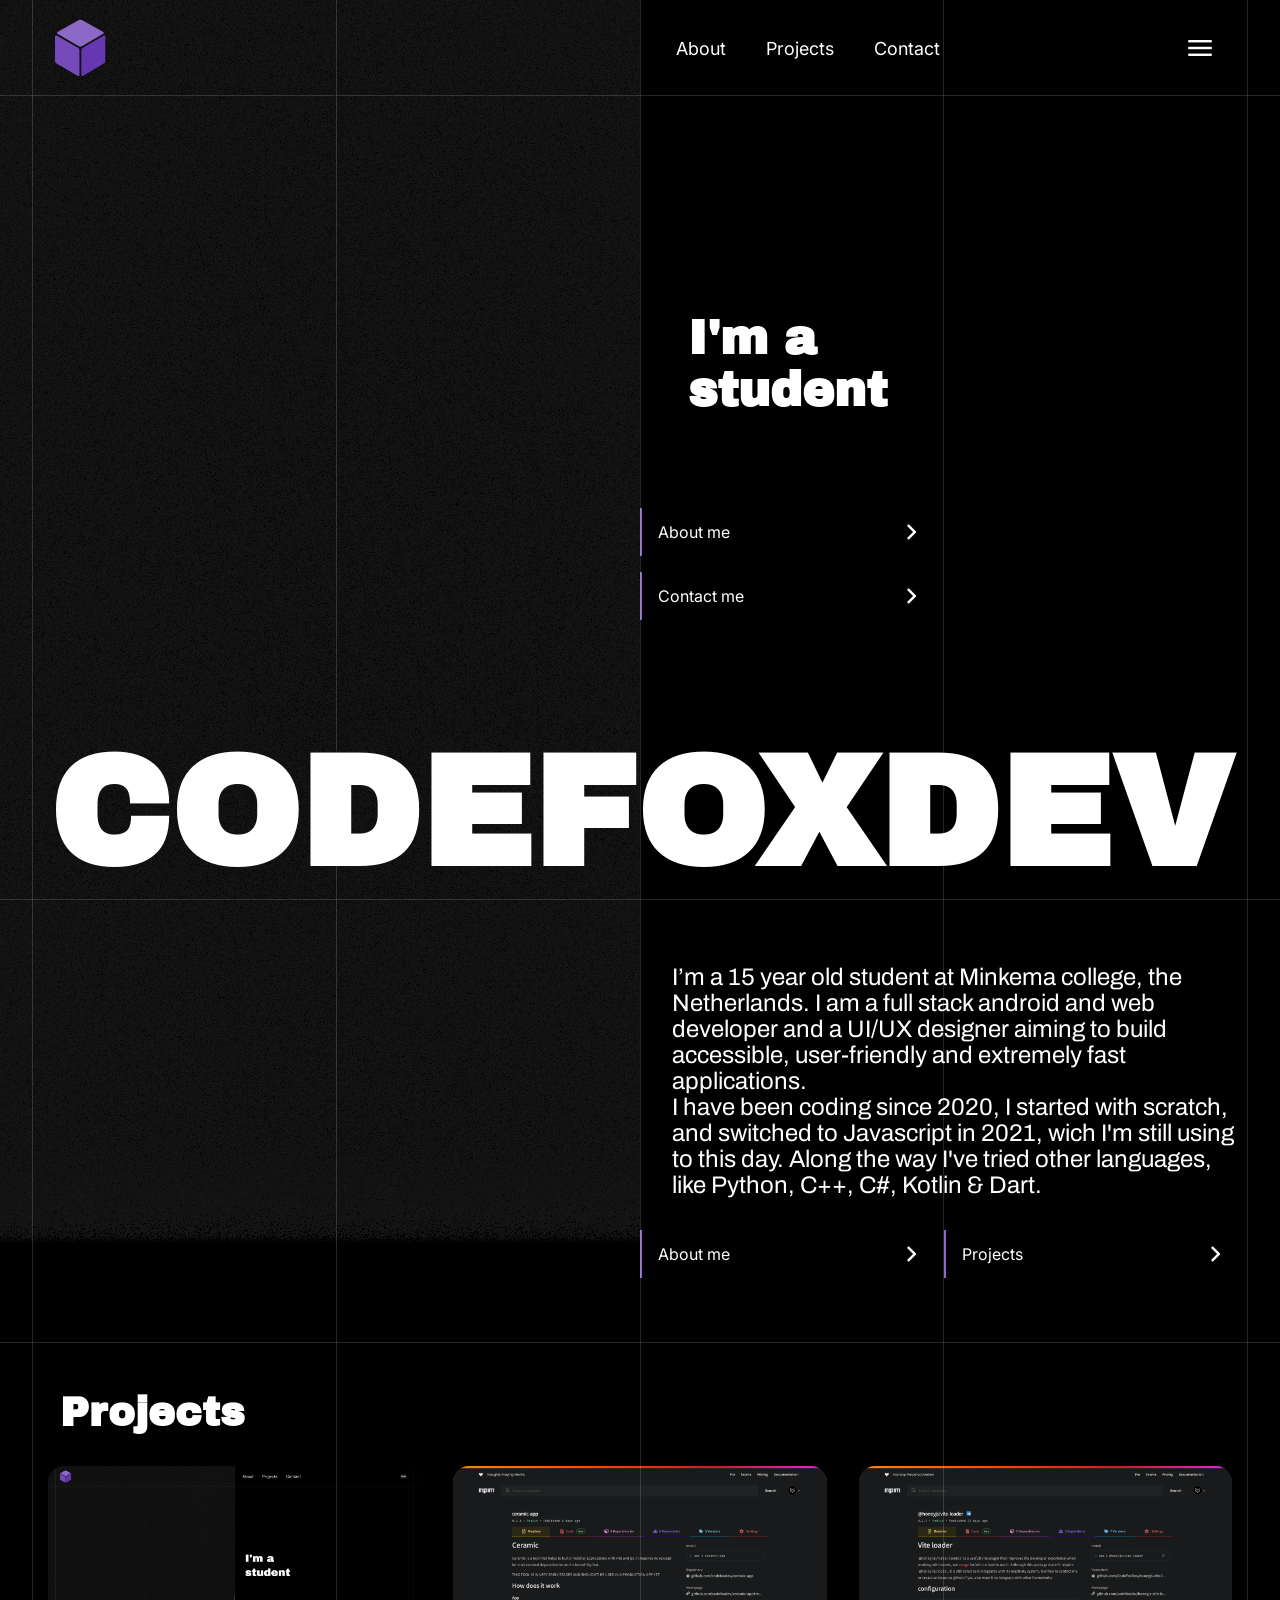
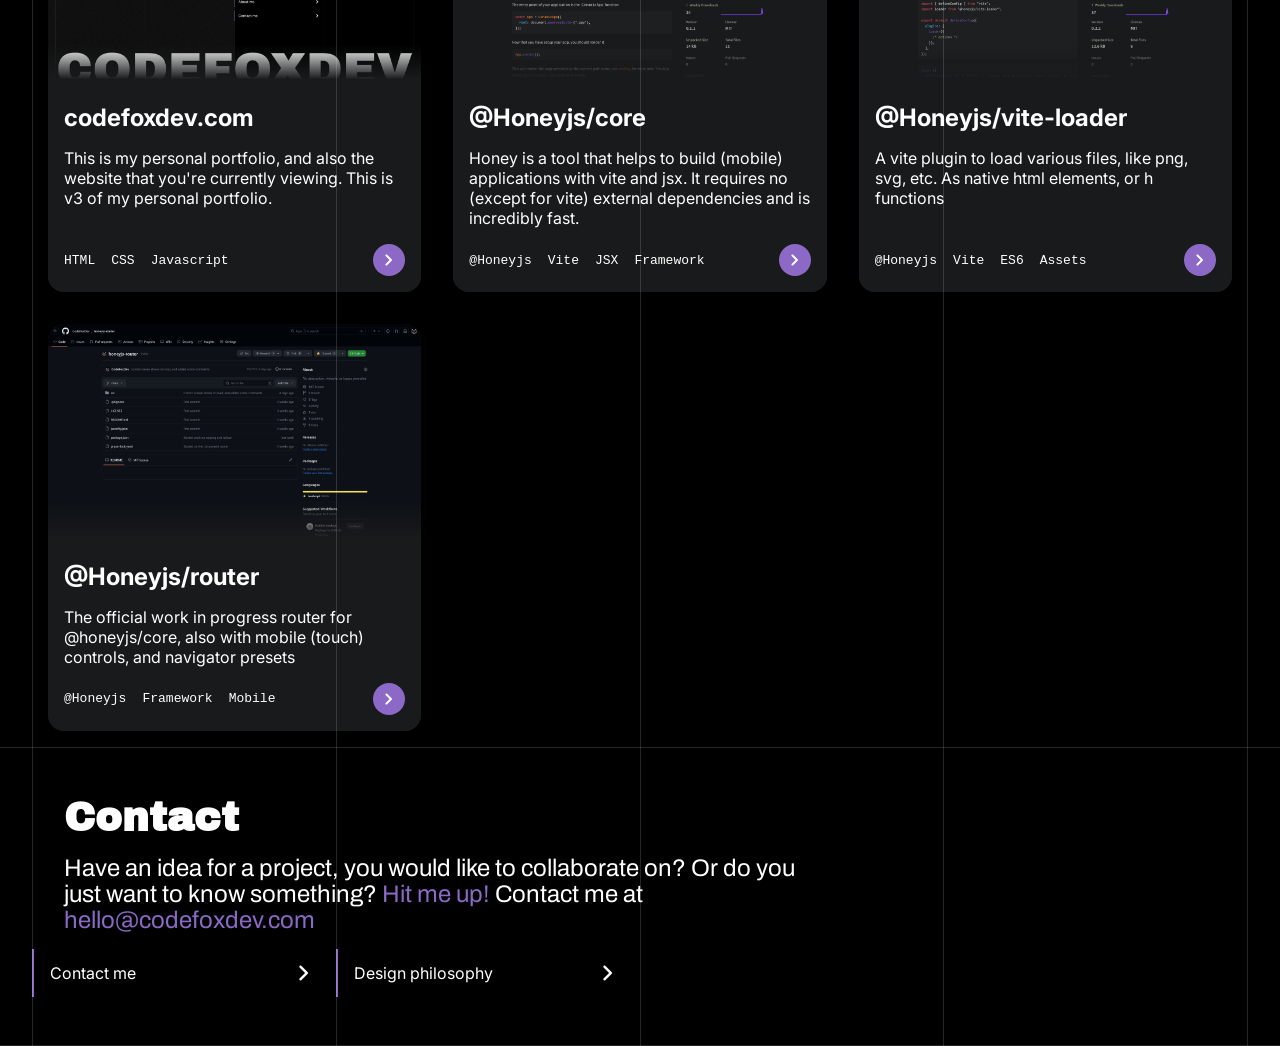
<file: index.html>
<!DOCTYPE html>
<html lang="en">
  <head>
    <meta charset="UTF-8" />
    <meta name="viewport" content="width=device-width, initial-scale=1.0" />
    <title>Codefoxdev</title>
    <link rel="shortcut icon" href="/src/assets/logo.svg" type="image/svg" />
    <link rel="preconnect" href="https://fonts.googleapis.com" />
    <link rel="preconnect" href="https://fonts.gstatic.com" crossorigin />
    <link
      href="https://fonts.googleapis.com/css2?family=Archivo+Black&family=Archivo:wght@100;200;300;400;500;600;800&family=Inter:wght@100;200;300;400;500;600;700;800;900&display=swap"
      rel="stylesheet" />
    <link
      rel="stylesheet"
      href="https://fonts.googleapis.com/css2?family=Material+Symbols+Rounded:opsz,wght,FILL,GRAD@24,400,0,0" />
    <link rel="stylesheet" href="/src/style.css" />
  </head>

  <body>
    <!-- Checkbox for nav menu -->
    <input type="checkbox" name="nav-toggle" id="nav-toggle" hidden />
    <nav
      class="nav flex-next"
      data-scroll-class="sticky"
      data-scroll-threshold="26vh">
      <div class="flex-row">
        <a href="/">
          <img src="/src/assets/logo.svg" alt="" class="logo" />
        </a>
        <p
          class="archivo-black title"
          data-scroll-threshold="96vh"
          data-scroll-class="shown">
          CODEFOXDEV
        </p>
      </div>
      <div class="flex-next">
        <div class="links flex-row">
          <a href="/about" class="link line">About</a>
          <a href="/projects" class="link line">Projects</a>
          <a href="/contact" class="link line">Contact</a>
        </div>
        <div class="menu flex-row">
          <label for="nav-toggle">
            <span class="material-symbols-rounded pointer">menu</span>
          </label>
        </div>
      </div>
      <div class="nav-menu flex-list">
        <a href="/" class="link line fw">
          <span>Home</span>
        </a>
        <a href="/about" class="link line fw">
          <span>About</span>
        </a>
        <a href="/photography" class="link line fw">
          <span>Hobbies</span>
        </a>
        <a href="/projects" class="link line fw">
          <span>Projects</span>
        </a>
        <a href="/design" class="link line fw">
          <span>Design philosophy</span>
        </a>
        <a href="/contact" class="link line fw">
          <span>Contact</span>
        </a>
        <a
          href="https://github.com/codefoxdev"
          target="_blank"
          class="link line fw external">
          <span>Github</span>
        </a>
        <a
          href="https://npmjs.com/~codefoxdev"
          target="_blank"
          class="link line fw external">
          <span>npm</span>
        </a>
      </div>
    </nav>
    <main>
      <div class="front relative">
        <div class="content flex-next">
          <div class="left"></div>
          <div class="right flex-column">
            <div class="title flex-column">
              <h1 class="archivo-black" id="title-prefix">I'm a</h1>
              <h1 class="archivo-black" id="title-type">student</h1>
            </div>
            <a href="/about" class="button-inline border">
              About me
              <span class="line"></span>
              <span class="line bottom"></span>
            </a>
            <a href="/contact" class="button-inline border">
              Contact me
              <span class="line"></span>
              <span class="line bottom"></span>
            </a>
            <span class="spacer"></span>
          </div>
        </div>
        <h1 class="title-large archivo-black absolute flex-row">CODEFOXDEV</h1>
      </div>
      <div class="section flex-next about-home" id="about">
        <div class="left"></div>
        <div class="right flex-column">
          <p class="archivo">
            I’m a 15 year old student at Minkema college, the Netherlands. I am
            a full stack android and web developer and a UI/UX designer aiming
            to build accessible, user-friendly and extremely fast applications.
            <span class="divider inline"></span>
            I have been coding since 2020, I started with scratch, and switched
            to Javascript in 2021, wich I'm still using to this day. Along the
            way I've tried other languages, like Python, C++, C#, Kotlin & Dart.
          </p>
          <div class="buttons flex-row">
            <a href="/about" class="button-inline border">
              About me
              <span class="line"></span>
              <span class="line bottom"></span>
            </a>
            <a href="/projects" class="button-inline border">
              Projects
              <span class="line"></span>
              <span class="line bottom"></span>
            </a>
          </div>
        </div>
      </div>
      <div class="section projects-home flex-list line-bottom" id="projects">
        <h1 class="title">
          <a href="/projects" class="link line">Projects</a>
        </h1>
        <div
          class="projects-items"
          data-projects-fill
          data-projects-small
          data-projects-limit="4"></div>
      </div>
      <div class="section contact-home flex-list line-bottom gap" id="contact">
        <h1 class="title">Contact</h1>
        <p class="archivo">
          Have an idea for a project, you would like to collaborate on? Or do
          you just want to know something?
          <span class="accent">Hit me up!</span> Contact me at
          <a href="mailto:hello@codefoxdev.com" class="accent">
            hello@codefoxdev.com
          </a>
        </p>
        <div class="flex-row buttons gap-0">
          <a href="/contact" class="button-inline border">
            Contact me
            <span class="line"></span>
            <span class="line bottom"></span>
          </a>
          <a href="/design" class="button-inline border">
            Design philosophy
            <span class="line"></span>
            <span class="line bottom"></span>
          </a>
        </div>
      </div> 
    </main>
    <!-- Background -->
    <div class="background absolute top left flex-next">
      <div class="noise"></div>
      <div class="solid"></div>
    </div>
    <div class="background-darken"></div>
    <!-- Lines on background -->
    <div class="lines absolute top left">
      <div class="line"></div>
      <div class="line"></div>
      <div class="line"></div>
      <div class="line"></div>
      <div class="line"></div>
    </div>
    <!-- main module loads all correct scripts -->
    <script src="/src/main.js" type="module"></script>
  </body>
</html>
</file>
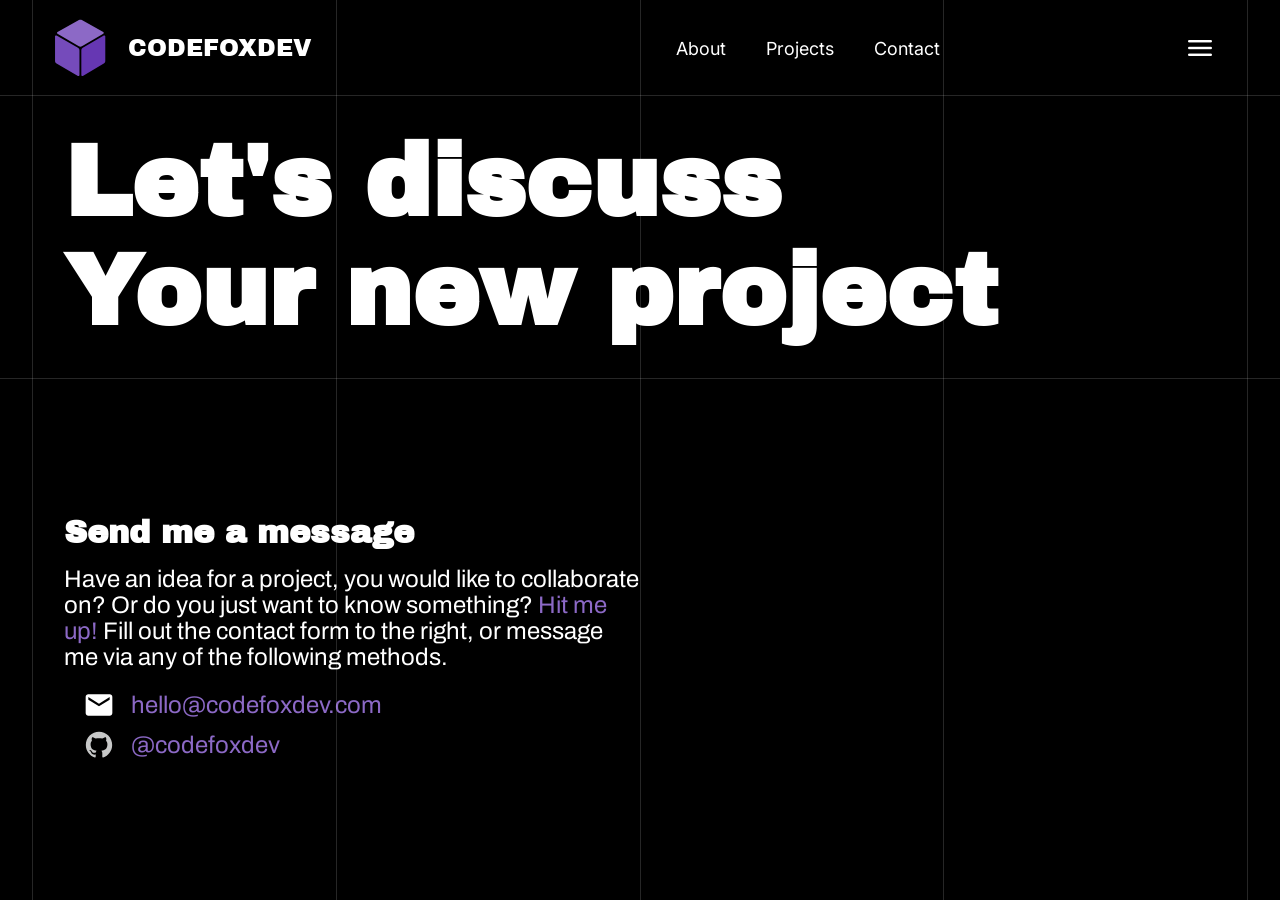
<file: contact/index.html>
<!DOCTYPE html>
<html lang="en">
  <head>
    <meta charset="UTF-8" />
    <meta name="viewport" content="width=device-width, initial-scale=1.0" />
    <title>Contact - Codefoxdev</title>
    <link rel="shortcut icon" href="/src/assets/logo.svg" type="image/svg" />
    <link rel="preconnect" href="https://fonts.googleapis.com" />
    <link rel="preconnect" href="https://fonts.gstatic.com" crossorigin />
    <link
      href="https://fonts.googleapis.com/css2?family=Archivo+Black&family=Archivo:wght@100;200;300;400;500;600;800&family=Inter:wght@100;200;300;400;500;600;700;800;900&display=swap"
      rel="stylesheet" />
    <link
      rel="stylesheet"
      href="https://fonts.googleapis.com/css2?family=Material+Symbols+Rounded:opsz,wght,FILL,GRAD@24,400,0,0" />
    <link rel="stylesheet" href="/src/style.css" />
  </head>

  <body>
    <!-- Checkbox for nav menu -->
    <input type="checkbox" name="nav-toggle" id="nav-toggle" hidden />
    <nav class="nav flex-next sticky">
      <div class="flex-row">
        <a href="/">
          <img src="/src/assets/logo.svg" alt="" class="logo" />
        </a>
        <p
          class="archivo-black title"
          data-scroll-threshold="0vh"
          data-scroll-class="shown">
          CODEFOXDEV
        </p>
      </div>
      <div class="flex-next">
        <div class="links flex-row">
          <a href="/about" class="link line">About</a>
          <a href="/projects" class="link line">Projects</a>
          <a href="/contact" class="link line">Contact</a>
        </div>
        <div class="menu flex-row">
          <label for="nav-toggle">
            <span class="material-symbols-rounded pointer">menu</span>
          </label>
        </div>
      </div>
      <div class="nav-menu flex-list">
        <a href="/" class="link line fw">
          <span>Home</span>
        </a>
        <a href="/about" class="link line fw">
          <span>About</span>
        </a>
        <a href="/photography" class="link line fw">
          <span>Hobbies</span>
        </a>
        <a href="/projects" class="link line fw">
          <span>Projects</span>
        </a>
        <a href="/design" class="link line fw">
          <span>Design philosophy</span>
        </a>
        <a href="/contact" class="link line fw">
          <span>Contact</span>
        </a>
        <a
          href="https://github.com/codefoxdev"
          target="_blank"
          class="link line fw external">
          <span>Github</span>
        </a>
        <a
          href="https://npmjs.com/~codefoxdev"
          target="_blank"
          class="link line fw external">
          <span>npm</span>
        </a>
      </div>
    </nav>
    <main class="grid-full">
      <div class="front contact flex-list">
        <div class="title">
          <h1 class="archivo-black">
            Let's discuss <br />
            Your new project
          </h1>
        </div>
      </div>
      <div class="second contact form flex-next">
        <div class="left flex-column">
          <h1 class="archivo-black">Send me a message</h1>
          <p class="archivo">
            Have an idea for a project, you would like to collaborate on? Or do
            you just want to know something?
            <span class="accent">Hit me up!</span>
            Fill out the contact form to the right, or message me via any of the
            following methods.
          </p>
          <table>
            <tbody>
              <tr>
                <td>
                  <a
                    href="mailto:hello@codefoxdev.com"
                    target="_blank"
                    class="contact-item flex-row archivo"
                    style="margin-bottom: 0.3rem">
                    <img src="/src/icons/mail.svg" alt="" />
                    <span class="accent">hello@codefoxdev.com</span>
                  </a>
                </td>
              </tr>
              <tr>
                <td>
                  <a
                    href="https://github.com/codefoxdev"
                    target="_blank"
                    class="contact-item flex-row archivo">
                    <img src="/src/icons/github.svg" alt="" />
                    <span class="accent">@codefoxdev</span>
                  </a>
                </td>
              </tr>
            </tbody>
          </table>
        </div>
        <div class="right"></div>
      </div>
    </main>
    <div class="footer"></div>
    <div class="background absolute top left">
      <div class="solid"></div>
    </div>
    <div class="background-darken"></div>
    <div class="lines absolute top left">
      <div class="line"></div>
      <div class="line"></div>
      <div class="line"></div>
      <div class="line"></div>
      <div class="line"></div>
    </div>
    <!-- main module loads all correct scripts -->
    <script src="/src/main.js" type="module"></script>
  </body>
</html>
</file>
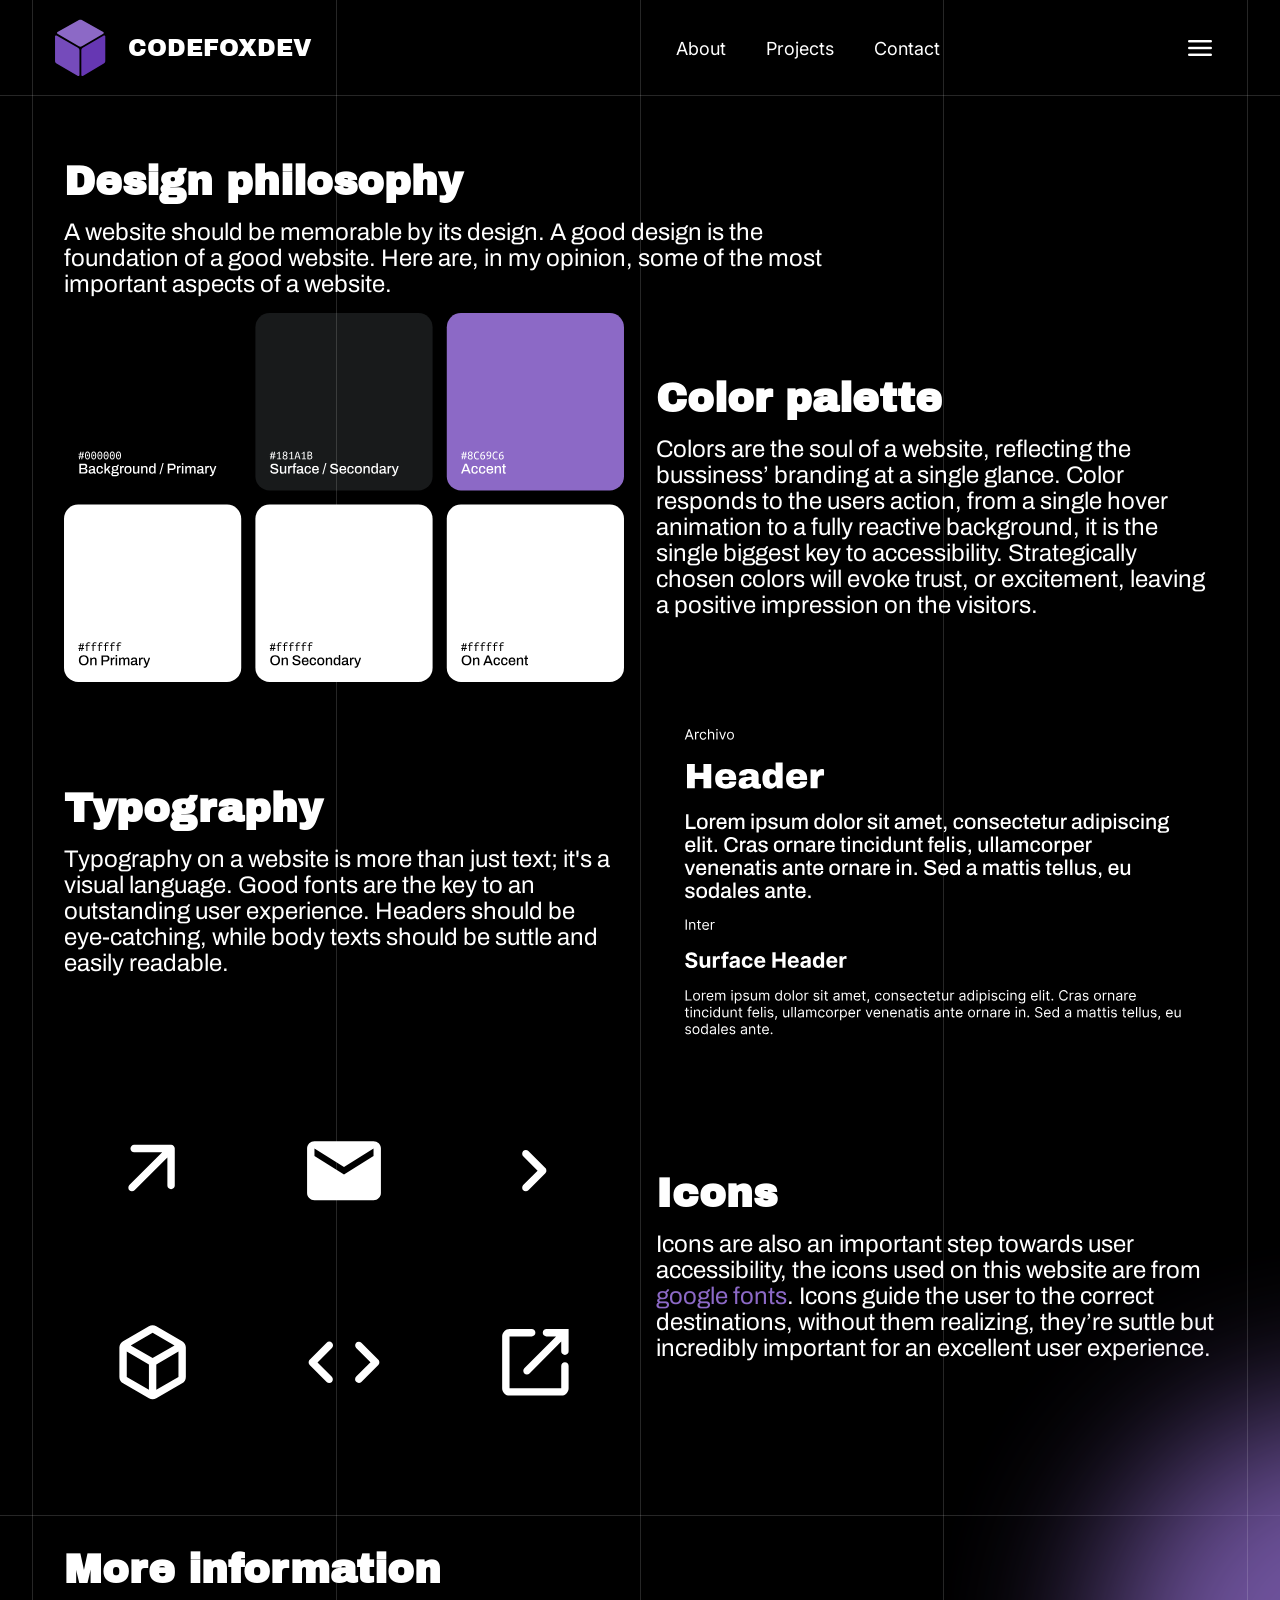
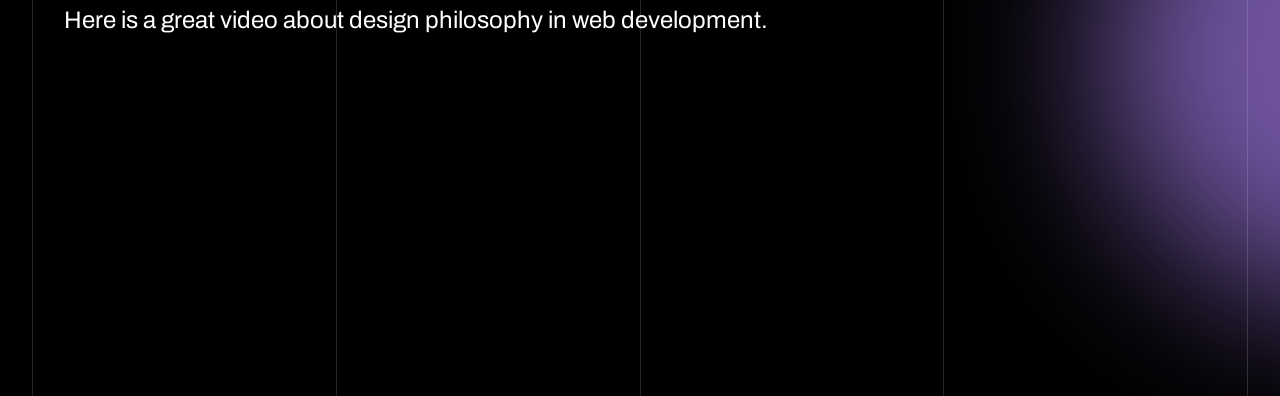
<file: design/index.html>
<!DOCTYPE html>
<html lang="en">
  <head>
    <meta charset="UTF-8" />
    <meta name="viewport" content="width=device-width, initial-scale=1.0" />
    <title>Workflow - Codefoxdev</title>
    <link rel="shortcut icon" href="/src/assets/logo.svg" type="image/svg" />
    <link rel="preconnect" href="https://fonts.googleapis.com" />
    <link rel="preconnect" href="https://fonts.gstatic.com" crossorigin />
    <link
      href="https://fonts.googleapis.com/css2?family=Archivo+Black&family=Archivo:wght@100;200;300;400;500;600;800&family=Inter:wght@100;200;300;400;500;600;700;800;900&display=swap"
      rel="stylesheet" />
    <link
      rel="stylesheet"
      href="https://fonts.googleapis.com/css2?family=Material+Symbols+Rounded:opsz,wght,FILL,GRAD@24,400,0,0" />
    <link rel="stylesheet" href="/src/style.css" />
  </head>

  <body>
    <!-- Checkbox for nav menu -->
    <input type="checkbox" name="nav-toggle" id="nav-toggle" hidden />
    <nav class="nav flex-next sticky">
      <div class="flex-row">
        <a href="/">
          <img src="/src/assets/logo.svg" alt="" class="logo" />
        </a>
        <p
          class="archivo-black title"
          data-scroll-threshold="0vh"
          data-scroll-class="shown">
          CODEFOXDEV
        </p>
      </div>
      <div class="flex-next">
        <div class="links flex-row">
          <a href="/about" class="link line">About</a>
          <a href="/projects" class="link line">Projects</a>
          <a href="/contact" class="link line">Contact</a>
        </div>
        <div class="menu flex-row">
          <label for="nav-toggle">
            <span class="material-symbols-rounded pointer">menu</span>
          </label>
        </div>
      </div>
      <div class="nav-menu flex-list">
        <a href="/" class="link line fw">
          <span>Home</span>
        </a>
        <a href="/about" class="link line fw">
          <span>About</span>
        </a>
        <a href="/photography" class="link line fw">
          <span>Hobbies</span>
        </a>
        <a href="/projects" class="link line fw">
          <span>Projects</span>
        </a>
        <a href="/design" class="link line fw">
          <span>Design philosophy</span>
        </a>
        <a href="/contact" class="link line fw">
          <span>Contact</span>
        </a>
        <a
          href="https://github.com/codefoxdev"
          target="_blank"
          class="link line fw external">
          <span>Github</span>
        </a>
        <a
          href="https://npmjs.com/~codefoxdev"
          target="_blank"
          class="link line fw external">
          <span>npm</span>
        </a>
      </div>
    </nav>
    <main>
      <div class="front design flex-list gap">
        <h1 class="title">Design philosophy</h1>
        <p class="archivo">
          A website should be memorable by its design. A good design is the
          foundation of a good website. Here are, in my opinion, some of the
          most important aspects of a website.
        </p>
        <div class="flex-next gap-2">
          <div class="left flex-row center">
            <img src="/src/assets/colors.svg" alt="" draggable="false" />
          </div>
          <div class="right flex-column">
            <h1 class="title">Color palette</h1>
            <p class="archivo">
              Colors are the soul of a website, reflecting the bussiness’
              branding at a single glance. Color responds to the users action,
              from a single hover animation to a fully reactive background, it
              is the single biggest key to accessibility. Strategically chosen
              colors will evoke trust, or excitement, leaving a positive
              impression on the visitors.
            </p>
          </div>
        </div>
        <div class="flex-next gap-2 small-reverse">
          <div class="left flex-column">
            <h1 class="title">Typography</h1>
            <p class="archivo">
              Typography on a website is more than just text; it's a visual
              language. Good fonts are the key to an outstanding user
              experience. Headers should be eye-catching, while body texts
              should be suttle and easily readable.
            </p>
          </div>
          <div class="right flex-row center">
            <img src="/src/assets/typography.svg" alt="" draggable="false" />
          </div>
        </div>
        <div class="flex-next gap-2">
          <div class="left flex-row center">
            <img src="/src/assets/icons.svg" alt="" draggable="false" />
          </div>
          <div class="right flex-column">
            <h1 class="title">Icons</h1>
            <p class="archivo">
              Icons are also an important step towards user accessibility, the
              icons used on this website are from
              <a
                href="https://fonts.google.com/icons"
                target="_blank"
                class="accent pointer"
                >google fonts</a
              >. Icons guide the user to the correct destinations, without them
              realizing, they’re suttle but incredibly important for an
              excellent user experience.
            </p>
          </div>
        </div>
      </div>
      <div class="second video padding-left flex-list gap">
        <h1 class="title">More information</h1>
        <p class="archivo">
          Here is a great video about design philosophy in web development.
        </p>
        <iframe
          width="560"
          height="315"
          src="https://www.youtube-nocookie.com/embed/A8bsrYqn0NQ?si=8knfAOu6tZEXzSnq"
          title="YouTube video player"
          frameborder="0"
          allow="accelerometer; autoplay; clipboard-write; encrypted-media; gyroscope; picture-in-picture; web-share"
          allowfullscreen></iframe>
      </div>
    </main>
    <div class="footer"></div>
    <div class="background absolute top left">
      <div class="solid"></div>
    </div>
    <div class="background-darken"></div>
    <div class="lines absolute top left">
      <div class="line"></div>
      <div class="line"></div>
      <div class="line"></div>
      <div class="line"></div>
      <div class="line"></div>
    </div>
    <div class="circle circle-design absolute"></div>
    <!-- main module loads all correct scripts -->
    <script src="/src/main.js" type="module"></script>
  </body>
</html>
</file>
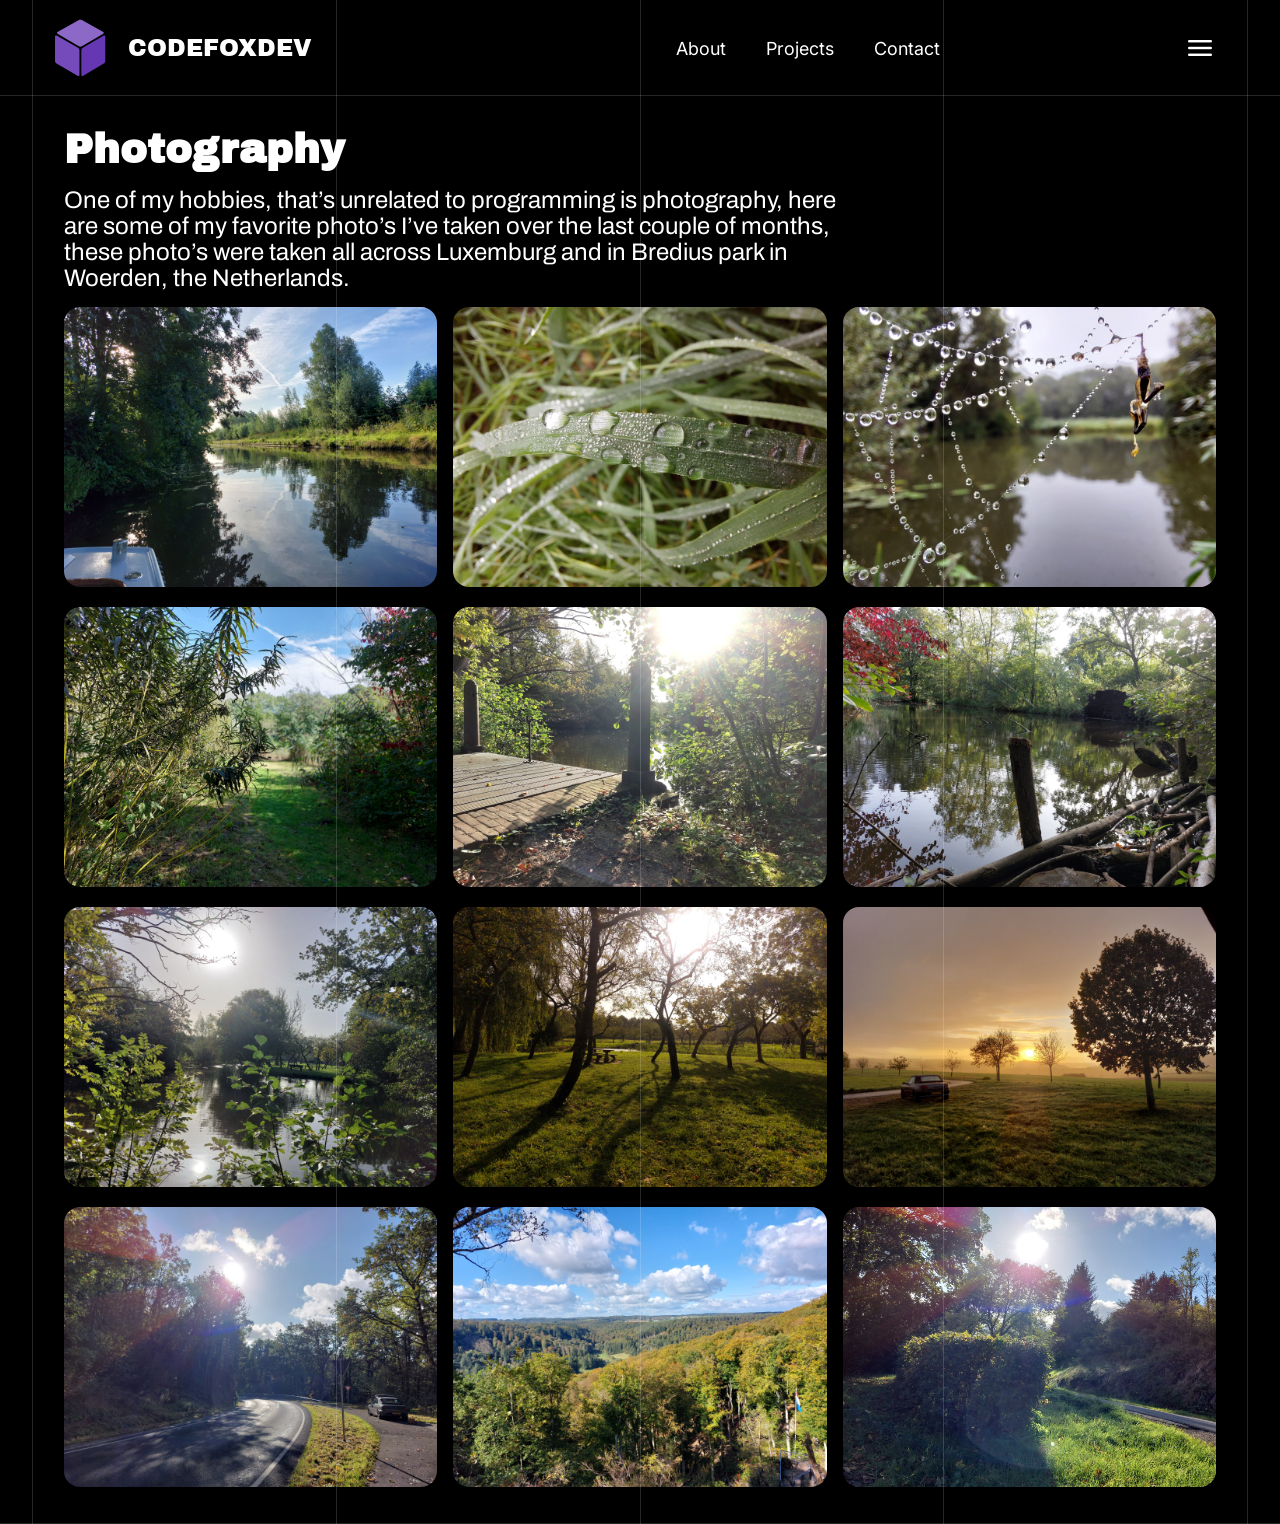
<file: photography/index.html>
<!DOCTYPE html>
<html lang="en">
  <head>
    <meta charset="UTF-8" />
    <meta name="viewport" content="width=device-width, initial-scale=1.0" />
    <title>Workflow - Codefoxdev</title>
    <link rel="shortcut icon" href="/src/assets/logo.svg" type="image/svg" />
    <link rel="preconnect" href="https://fonts.googleapis.com" />
    <link rel="preconnect" href="https://fonts.gstatic.com" crossorigin />
    <link
      href="https://fonts.googleapis.com/css2?family=Archivo+Black&family=Archivo:wght@100;200;300;400;500;600;800&family=Inter:wght@100;200;300;400;500;600;700;800;900&display=swap"
      rel="stylesheet" />
    <link
      rel="stylesheet"
      href="https://fonts.googleapis.com/css2?family=Material+Symbols+Rounded:opsz,wght,FILL,GRAD@24,400,0,0" />
    <link rel="stylesheet" href="/src/style.css" />
  </head>

  <body>
    <!-- Checkbox for nav menu -->
    <input type="checkbox" name="nav-toggle" id="nav-toggle" hidden />
    <nav class="nav flex-next sticky">
      <div class="flex-row">
        <a href="/">
          <img src="/src/assets/logo.svg" alt="" class="logo" />
        </a>
        <p
          class="archivo-black title"
          data-scroll-threshold="0vh"
          data-scroll-class="shown">
          CODEFOXDEV
        </p>
      </div>
      <div class="flex-next">
        <div class="links flex-row">
          <a href="/about" class="link line">About</a>
          <a href="/projects" class="link line">Projects</a>
          <a href="/contact" class="link line">Contact</a>
        </div>
        <div class="menu flex-row">
          <label for="nav-toggle">
            <span class="material-symbols-rounded pointer">menu</span>
          </label>
        </div>
      </div>
      <div class="nav-menu flex-list">
        <a href="/" class="link line fw">
          <span>Home</span>
        </a>
        <a href="/about" class="link line fw">
          <span>About</span>
        </a>
        <a href="/photography" class="link line fw">
          <span>Hobbies</span>
        </a>
        <a href="/projects" class="link line fw">
          <span>Projects</span>
        </a>
        <a href="/design" class="link line fw">
          <span>Design philosophy</span>
        </a>
        <a href="/contact" class="link line fw">
          <span>Contact</span>
        </a>
        <a
          href="https://github.com/codefoxdev"
          target="_blank"
          class="link line fw external">
          <span>Github</span>
        </a>
        <a
          href="https://npmjs.com/~codefoxdev"
          target="_blank"
          class="link line fw external">
          <span>npm</span>
        </a>
      </div>
    </nav>
    <main>
      <div class="front photography padding-left">
        <h1 class="title">Photography</h1>
        <p class="archivo">
          One of my hobbies, that’s unrelated to programming is photography,
          here are some of my favorite photo’s I’ve taken over the last couple
          of months, these photo’s were taken all across Luxemburg and in
          Bredius park in Woerden, the Netherlands.
        </p>
        <div class="photo-grid">
          <div class="image">
            <img src="/src/assets/images/image_0.jpg" alt="" />
          </div>
          <div class="image">
            <img src="/src/assets/images/image_2.jpg" alt="" />
          </div>
          <div class="image">
            <img src="/src/assets/images/image_3.jpg" alt="" />
          </div>
          <div class="image">
            <img src="/src/assets/images/image_4.jpg" alt="" />
          </div>
          <div class="image">
            <img src="/src/assets/images/image_5.jpg" alt="" />
          </div>
          <div class="image">
            <img src="/src/assets/images/image_6.jpg" alt="" />
          </div>
          <div class="image">
            <img src="/src/assets/images/image_7.jpg" alt="" />
          </div>
          <div class="image">
            <img src="/src/assets/images/image_8.jpg" alt="" />
          </div>
          <div class="image">
            <img src="/src/assets/images/image_9.jpg" alt="" />
          </div>
          <div class="image">
            <img src="/src/assets/images/image_10.jpg" alt="" />
          </div>
          <div class="image">
            <img src="/src/assets/images/image_12.jpg" alt="" />
          </div>
          <div class="image">
            <img src="/src/assets/images/image_13.jpg" alt="" />
          </div>
        </div>
      </div>
    </main>
    <div class="footer"></div>
    <div class="background absolute top left">
      <div class="solid"></div>
    </div>
    <div class="background-darken"></div>
    <div class="lines absolute top left">
      <div class="line"></div>
      <div class="line"></div>
      <div class="line"></div>
      <div class="line"></div>
      <div class="line"></div>
    </div>
    <!-- main module loads all correct scripts -->
    <script src="/src/main.js" type="module"></script>
  </body>
</html>
</file>
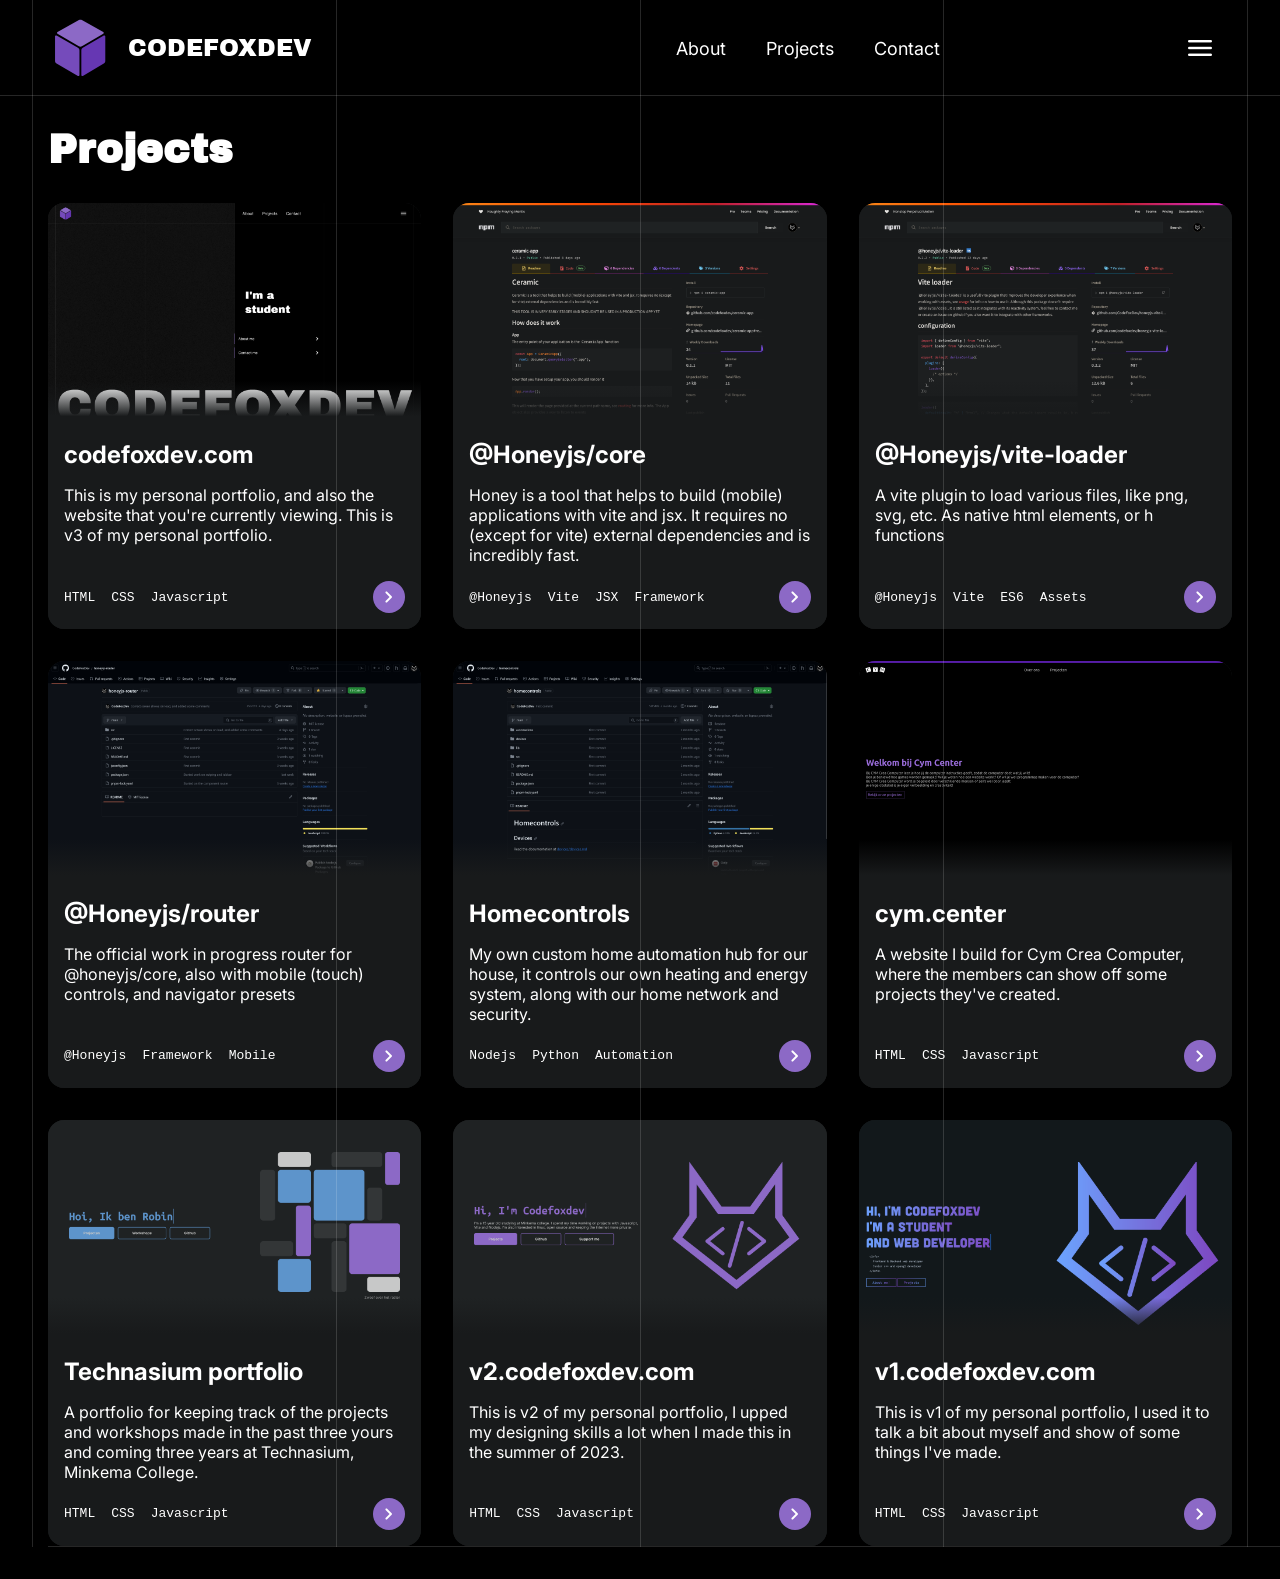
<file: projects/index.html>
<!DOCTYPE html>
<html lang="en">
  <head>
    <meta charset="UTF-8" />
    <meta name="viewport" content="width=device-width, initial-scale=1.0" />
    <title>Projects - Codefoxdev</title>
    <link rel="shortcut icon" href="/src/assets/logo.svg" type="image/svg" />
    <link rel="preconnect" href="https://fonts.googleapis.com" />
    <link rel="preconnect" href="https://fonts.gstatic.com" crossorigin />
    <link
      href="https://fonts.googleapis.com/css2?family=Archivo+Black&family=Archivo:wght@100;200;300;400;500;600;800&family=Inter:wght@100;200;300;400;500;600;700;800;900&display=swap"
      rel="stylesheet" />
    <link
      rel="stylesheet"
      href="https://fonts.googleapis.com/css2?family=Material+Symbols+Rounded:opsz,wght,FILL,GRAD@24,400,0,0" />
    <link rel="stylesheet" href="/src/style.css" />
  </head>

  <body>
    <!-- Checkbox for nav menu -->
    <input type="checkbox" name="nav-toggle" id="nav-toggle" hidden />
    <nav class="nav flex-next sticky">
      <div class="flex-row">
        <a href="/">
          <img src="/src/assets/logo.svg" alt="" class="logo" />
        </a>
        <p
          class="archivo-black title"
          data-scroll-threshold="0vh"
          data-scroll-class="shown">
          CODEFOXDEV
        </p>
      </div>
      <div class="flex-next">
        <div class="links flex-row">
          <a href="/about" class="link line">About</a>
          <a href="/projects" class="link line">Projects</a>
          <a href="/contact" class="link line">Contact</a>
        </div>
        <div class="menu flex-row">
          <label for="nav-toggle">
            <span class="material-symbols-rounded pointer">menu</span>
          </label>
        </div>
      </div>
      <div class="nav-menu flex-list">
        <a href="/" class="link line fw">
          <span>Home</span>
        </a>
        <a href="/about" class="link line fw">
          <span>About</span>
        </a>
        <a href="/photography" class="link line fw">
          <span>Hobbies</span>
        </a>
        <a href="/projects" class="link line fw">
          <span>Projects</span>
        </a>
        <a href="/design" class="link line fw">
          <span>Design philosophy</span>
        </a>
        <a href="/contact" class="link line fw">
          <span>Contact</span>
        </a>
        <a
          href="https://github.com/codefoxdev"
          target="_blank"
          class="link line fw external">
          <span>Github</span>
        </a>
        <a
          href="https://npmjs.com/~codefoxdev"
          target="_blank"
          class="link line fw external">
          <span>npm</span>
        </a>
      </div>
    </nav>
    <main>
      <div class="front projects flex-list">
        <h1 class="title">Projects</h1>
        <div
          class="items projects-items"
          data-projects-fill
          data-projects-small></div>
      </div>
    </main>
    <div class="footer"></div>
    <div class="background absolute top left">
      <div class="solid"></div>
    </div>
    <div class="background-darken"></div>
    <div class="lines absolute top left">
      <div class="line"></div>
      <div class="line"></div>
      <div class="line"></div>
      <div class="line"></div>
      <div class="line"></div>
    </div>
    <!-- main module loads all correct scripts -->
    <script src="/src/main.js" type="module"></script>
  </body>
</html>
</file>
<file: src/style.css>
/* Colors as css vars */
:root {
  --primary: #000;
  --secondary: #181a1b;
  --text: #fff;
  --accent: #8c69c6;
  --line-color: rgba(255, 255, 255, 0.15);
  --line-width: 1px;
  --line-margin-inline: 2rem;
}

/* Global */

html,
body {
  margin: 0;
  padding: 0;
  color: var(--text);
  font-family: "Inter", sans-serif;
  background: var(--primary);
  isolation: isolate;
  min-height: 100%;
}

body {
  height: 100%;
  position: relative;
  overflow-x: hidden;
  /* W3C CSS validator says it's an unvalid value, but it is supported in all webkit browsers, and non-webkit browser resolve it correctly */
  overflow-y: overlay;
}

h1,
h2,
h3,
h4,
h5,
h6,
p {
  margin: 0;
}

* {
  box-sizing: border-box;
}

a {
  text-decoration: none;
  color: var(--text);
}

::selection {
  background: var(--accent);
  color: var(--primary);
}

/* Custom classes for layout, fonts, colors, etc. */

.archivo {
  font-family: "Archivo", sans-serif;
}

.archivo-black {
  font-family: "Archivo Black", sans-serif;
}

p.archivo,
p.archivo-black,
ul.archivo,
li.archivo {
  font-size: 1.5rem;
}

ul {
  margin: 0.5rem 1.5rem;
}

p.fw {
  width: min(700px, 100%);
}

h1.title {
  font-size: 2.5rem;
  font-family: "Archivo Black", sans-serif;
}

.pointer {
  cursor: pointer;
}

.button-inline {
  display: flex;
  align-items: center;
  justify-content: space-between;

  height: 3rem;
  width: calc(50% - 1rem);

  border-left: 2px solid var(--accent);
  padding-inline: 1rem;
}

.button-inline::after {
  content: "\e5cc";
  font-family: "Material Symbols Rounded";
  font-size: 2rem;
  color: var(--text);
  transition: transform 0.3s ease, color 0.3s ease;
}

.button-inline:hover::after {
  color: var(--accent);
  transform: translate(0.35rem);
}

.button-inline.border {
  position: relative;
}

.button-inline.border > .line {
  position: absolute;
  top: 0;
  left: 0;
  width: 0;
  background: var(--line-color);
  height: var(--line-width);
  transition: width 0.3s ease;
}

.button-inline.border > .line.bottom {
  top: unset;
  bottom: 0;
  left: unset;
  right: 0;
}

.button-inline.border:hover > .line {
  width: 100%;
}

.divider.inline {
  display: block;
}

.divider:not(.inline) {
  display: block;
  height: 1rem;
}

.no-select {
  user-select: none;
  -webkit-user-select: none;
  -moz-user-select: none;
}

/* Layout rules; flex, grid, etc. */

.flex-next,
.flex-sts {
  display: grid;
  grid-template-columns: repeat(2, 1fr);
}

.flex-row {
  display: flex;
  flex-direction: row;
  align-items: center;
  gap: 1rem;
}

.flex-list {
  display: flex;
  flex-direction: column;
  align-items: flex-start;
}

.flex-column {
  display: flex;
  flex-direction: column;
  justify-content: center;
  gap: 1rem;
}

.gap {
  gap: 1rem;
}

.gap-2 {
  gap: 2rem;
}

.gap-3 {
  gap: 3rem;
}

.gap-0 {
  gap: 0rem;
}

.center {
  justify-content: center;
}

.margin-2 {
  margin: 2rem;
}

.margin-left {
  margin: 2rem 4rem 2rem 4rem;
}

.padding-left {
  padding: 2rem 4rem 2rem 4rem;
}

.line-bottom {
  border-bottom: var(--line-width) solid var(--line-color);
}

/* Position rules */
.relative {
  position: relative;
}

.absolute {
  position: absolute;
}

.top {
  top: 0;
}

.left {
  left: 0;
}

.accent {
  color: var(--accent);
}

/* Navbar */

nav {
  position: fixed;
  top: 0;
  left: 0;
  width: 100vw;
  height: 6rem;
  padding: 1rem calc(1rem + var(--line-margin-inline));
  z-index: 99;
  transition: all 0.3s ease;

  backdrop-filter: unset;
  -webkit-backdrop-filter: unset;
  border-bottom: var(--line-width) solid var(--line-color);
}

nav.sticky {
  background: rgba(0, 0, 0, 0.8);
  backdrop-filter: blur(4px);
  -webkit-backdrop-filter: blur(4px);
}

nav > div {
  height: 4rem;
}

nav > div > a {
  height: 4rem;
}

nav p.title {
  overflow: hidden;
  width: 0;
  transition: width 0.6s ease;
}

nav p.title.shown {
  width: 100%;
}

nav .links {
  padding-inline: 1.5rem;
}

/* Links */

.link {
  text-decoration: none;
  color: var(--text);
  font-size: 1.125rem;
  padding: 0.75rem;
  position: relative;
}

h1 > .link {
  font-size: 2.5rem;
}

.link.fw {
  height: calc(1.375rem + 1.5rem);
  width: 100%;
}

.link.fw > span {
  position: relative;
  padding: 0;
}

.link.line:not(.fw)::before,
.link.line.fw > span::before {
  content: "";
  position: absolute;
  bottom: 0.35rem;
  left: 0.75rem;
  height: 1.5px;
  width: calc(100% - 1.5rem);
  background: var(--accent);

  transform-origin: right;
  transform: scaleX(0);
  transition: transform 0.3s ease;
}

.link.line.fw > span::before {
  bottom: -0.35rem;
  left: 0;
  width: 100%;
}

.link.line:not(.fw):hover::before,
.link.line.fw:hover > span::before {
  transform-origin: left;
  transform: scaleX(1);
}

.link.line.external::after {
  content: "\f8ce";
  font-family: "Material Symbols Rounded";
  font-size: 2rem;
  position: absolute;
  top: 50%;
  right: 0;
  transform: translateY(-50%);
  color: var(--text);
  opacity: 0.5;
  transition: opacity 0.3s ease;
}

.link.line.external:hover::after {
  opacity: 1;
}

nav .menu {
  flex-direction: row-reverse;
}

nav .menu span {
  font-size: 2rem;
  padding: 1rem;
}

nav > .nav-menu {
  position: absolute;
  top: 7rem;
  right: calc(var(--line-margin-inline) + 1rem);
  border-radius: 0.6rem;
  background: var(--secondary);
  width: 0;
  height: 0;
  transition: width 0.3s ease, height 0.3s ease 0.3s, padding 0.3s ease;
  overflow: hidden;
  z-index: 102;
}

/* Show/hide navmenu when checkbox is toggled */

#nav-toggle:checked ~ nav > .nav-menu {
  width: min(calc(100vw - calc(var(--line-margin-inline) * 2 + 2rem)), 20rem);
  height: 25rem;
  padding: 1rem;
}

#nav-toggle:checked ~ .background-darken {
  opacity: 0.8;
  pointer-events: all;
}

main {
  padding-top: 6rem;
  width: 100%;
  min-height: 100vh;
}

/* Background; noise, lines, etc. */

.background {
  z-index: -1;
  width: 100%;
  height: 100%;
}

.background > .noise {
  background: linear-gradient(
      to bottom,
      rgba(255, 255, 255, 0) 90%,
      rgba(0, 0, 0, 1) 100%
    ),
    url("/src/assets/noise.png");
  filter: contrast(170%) brightness(1000%);
  opacity: 0.08;
  max-height: calc(100vh + 370px);
}

.background > .solid {
  background: var(--primary);
}

.background-darken {
  opacity: 0;
  position: fixed;
  top: 0;
  left: 0;
  height: 100vh;
  width: 100vw;
  pointer-events: none;
  z-index: 90;
  background: #000;
  transition: opacity 0.3s ease;
}

.lines {
  z-index: 100;
  display: flex;
  width: 100%;
  height: 100%;
  padding-inline: var(--line-margin-inline);
  justify-content: space-between;
  pointer-events: none;
}

.lines > .line {
  height: 100%;
  width: var(--line-width);
  background: var(--line-color);
}

/* Purple dot on about and design pages */

.circle {
  width: 500px;
  height: 500px;
  border-radius: 50%;
  background: var(--accent);
  opacity: 0.8;
  filter: blur(5rem);
}

/* Home page */

main > .front {
  width: 100%;
  height: calc(100vh - 6rem);
  border-bottom: var(--line-width) solid var(--line-color);
}

main > .front > .title-large {
  left: 0;
  bottom: 0;
  width: 100vw;
  font-size: calc(12.5vw - 0.3rem);
  justify-content: center;
}

main > .front > .content {
  height: 100%;
}

main > .front > .content .title {
  margin-left: 3rem;
  margin-bottom: 4rem;
  gap: 0;
  font-size: 1.5rem;
}

main > .front > .content .spacer {
  pointer-events: none;
  display: block;
  height: 3rem;
}

#title-type {
  height: 4rem;
}

.section.contact-home {
  padding: calc(1rem + var(--line-margin-inline));
  padding-inline: 2rem;
}

.section.contact-home > h1,
.section.contact-home > p {
  padding-inline: 2rem;
}

.section.contact-home > p {
  max-width: 800px;
}

.section.contact-home > .buttons {
  width: calc(50% + 2rem);
}

/* About page */

.about-home {
  border-bottom: var(--line-width) solid var(--line-color);
}

.about-home > .right {
  margin-top: 4rem;
  margin-bottom: 4rem;
  gap: 2rem;
}

.about-home .content {
  font-size: 1.25rem;
  padding: 5rem 0;
}

.about-home .right .archivo {
  margin-inline: 2rem;
}

.about-home .right .buttons {
  gap: 0;
}

/* Project section */
.projects-home {
  padding: calc(1rem + var(--line-margin-inline));
  padding-bottom: 1rem;
  gap: 2rem;
}

.projects-items {
  --width: calc(100vw - calc(var(--line-margin-inline) * 2) - 2rem);
  --gap: 2rem;
  --max-item-count: 4;
  --min-item-width: 300px;

  --item-width: calc(
    calc(var(--width) - var(--max-item-count) * var(--gap)) /
      var(--max-item-count)
  );

  width: var(--width);
  display: grid;
  /* W3C CSS Validator says it's invalid, but this is actually correct syntax */
  grid-template-columns: repeat(
    auto-fill,
    minmax(max(var(--item-width), var(--min-item-width)), 1fr)
  );
  gap: var(--gap);
}

.project-small {
  height: 100%;
  background: var(--secondary);
  border-radius: 1rem;
  gap: 0;
  isolation: isolate;
  position: relative;
  transition: transform 0.3s ease;
}

.project-small::after {
  content: "";
  position: absolute;
  z-index: -2;
  top: 1px;
  left: 1px;
  width: calc(100% - 2px);
  height: calc(100% - 2px);
  background: var(--accent);
  border-radius: 1rem;
  transition: transform 0.3s ease;
}

.project-small:hover {
  transform: translate(0.5rem, -0.5rem);
}

.project-small:hover::after {
  transform: translate(-0.5rem, 0.5rem);
}

.project-small > div.image > img {
  width: 100%;
  border-radius: 1rem 1rem 0 0;
}

.project-small > div.image {
  height: fit-content;
  position: relative;
  z-index: -1;
}

.project-small > div.image .overlay {
  width: 100%;
  height: 100%;
  background: linear-gradient(
    to bottom,
    rgba(255, 255, 255, 0) 75%,
    var(--secondary) 90%
  );
  transition: background 0.3s ease;
}

.project-small > div.image span {
  position: absolute;
  top: 50%;
  left: 50%;
  transform: translate(-50%, -50%);
  font-size: 2rem;
  opacity: 0;

  transition: opacity 0.3s ease;
}

.project-small:hover > div.image .overlay {
  background: linear-gradient(
      to bottom,
      rgba(255, 255, 255, 0) 75%,
      var(--secondary) 90%
    ),
    rgba(24, 26, 27, 0.6);
}

.project-small:hover > div.image span {
  opacity: 1;
}

.project-small .info {
  margin-top: -1rem;
  height: 100%;
  width: 100%;
  background: var(--secondary);
  padding: 1rem;
  border-radius: 0 0 1rem 1rem;
  gap: 1rem;
}

.project-small .info,
.project-small .inline {
  justify-content: space-between;
}

.project-small .description {
  gap: 1rem;
}

.project-small .inline {
  width: 100%;
}

.project-small .inline > .button {
  background: var(--accent);
  display: grid;
  place-items: center;
  height: 2rem;
  width: 2rem;
  font-size: 1.5rem;
  border-radius: 1rem;
  overflow: hidden;
}

.project-small .inline > .button span {
  transition: transform 0.3s ease;
}

.project-small h1 {
  font-size: 1.5rem;
}

.project-small:hover .inline > .button span {
  transform: rotate(-45deg);
}

/* About page */

.front.about {
  height: fit-content;
}

.front.about .buttons {
  width: 100%;
  gap: 0;
}

.front.about img {
  width: calc(100% - 2rem);
  margin-left: 2rem;
  border-radius: 1rem;
}

.front.about > .right {
  margin-inline: 0;
}

.front.about > .right h1,
.front.about > .right p {
  margin-inline: 2rem;
}

/* Rules that apply when screen less than 1000px wide */
@media screen and (max-width: 1000px) {
  .front.about {
    grid-template-columns: 1fr;
  }

  .front.about img {
    width: calc(100% - 4rem);
  }

  .front.about > .right {
    margin-inline: 2rem;
  }

  .front.about .button-inline {
    width: 50%;
  }
}

.skill-item {
  display: flex;
  flex-direction: column;
  align-items: center;
  justify-content: center;
  gap: 1rem;
  width: 6rem;
  transition: transform 0.3s ease;
}

.skill-item img {
  aspect-ratio: 1/1;
  max-height: 6rem;
  max-width: 6rem;
}

.skill-item:hover {
  transform: translateY(-0.5rem);
}

.skills-about .grid-row {
  width: min(100%, 54rem);
  display: grid;
  grid-template-columns: repeat(auto-fill, 6rem);
  grid-auto-rows: 1fr;
}

.circle-about {
  top: 70vh;
  left: 1100px;
}

.circle-design {
  left: 1100px;
  bottom: 10vh;
}

/* Projects page */

.front.projects {
  height: fit-content;
  margin: 2rem 3rem;
  gap: 2rem;
}

.front.contact {
  height: fit-content;
  padding: 2rem 4rem;
  border-bottom: var(--line-width) solid var(--line-color);
}

.second.contact {
  padding: 2rem 4rem;
  height: 100%;
}

.front.contact .title h1 {
  font-size: 6.25rem;
}

.second.contact .form .left h1.archivo-black {
  font-size: 2.5rem;
}

.second.contact .left > p {
  max-width: 600px;
}

main.grid-full {
  display: grid;
  grid-auto-rows: auto 1fr;
}

.contact-item {
  padding-left: 1rem;
  font-size: 1.5rem;
}

.contact-item img {
  width: 2rem;
  height: 2rem;
}

/* Design page */

.front.design {
  padding: 4rem;
  height: fit-content;
}

.front.design > p {
  max-width: 800px;
}

.front.design .flex-next img {
  width: 100%;
  max-width: 600px;
}

@media screen and (max-width: 1000px) {
  .front.design .flex-next {
    grid-template-columns: 1fr;
  }

  .small-reverse > div:nth-child(1) {
    order: -1;
  }

  .small-reverse > div:nth-child(1) {
    order: 1;
  }
}

/* Photography page */
.front.photography {
  height: fit-content;
  display: flex;
  flex-direction: column;
  gap: 1rem;
}

.front.photography > p {
  max-width: 800px;
}

.front.photography > .photo-grid {
  --item-width: calc(calc(100% - 2rem) / 3);
  --min-width: 300px;

  display: grid;
  /* W3C CSS Validator says it's invalid, but this is actually correct syntax */
  grid-template-columns: repeat(
    auto-fill,
    minmax(max(var(--item-width), var(--min-width)), 1fr)
  );
  gap: 1rem;
}

.front.photography > .photo-grid .image,
.front.photography > .photo-grid .image img {
  --width: 100%;
  border-radius: 1rem;
  width: 100%;
  aspect-ratio: 1920/1440;
  object-fit: cover;
  position: relative;
  transition: transform 0.3s ease;
}

.front.photography > .photo-grid .image::after {
  content: "";
  position: absolute;
  z-index: -2;
  top: 1px;
  left: 1px;
  width: calc(var(--width) - 2px);
  aspect-ratio: 1920/1440;
  background: var(--accent);
  border-radius: 1rem;
  transition: transform 0.3s ease;
}

.front.photography > .photo-grid .image:hover {
  transform: translate(0.5rem, -0.5rem);
}

.front.photography > .photo-grid .image:hover::after {
  transform: translate(-0.5rem, 0.5rem);
}

/* Transition element */
.transition {
  position: fixed;
  top: 0;
  left: 0;
  z-index: 1000;
  background: var(--primary);
  width: 100%;
  height: 100%;
  display: grid;
  place-items: center;
  opacity: 0;
  pointer-events: none;
}

.transition > svg {
  width: 50%;
  height: 50%;
  overflow: visible;
}
</file>
